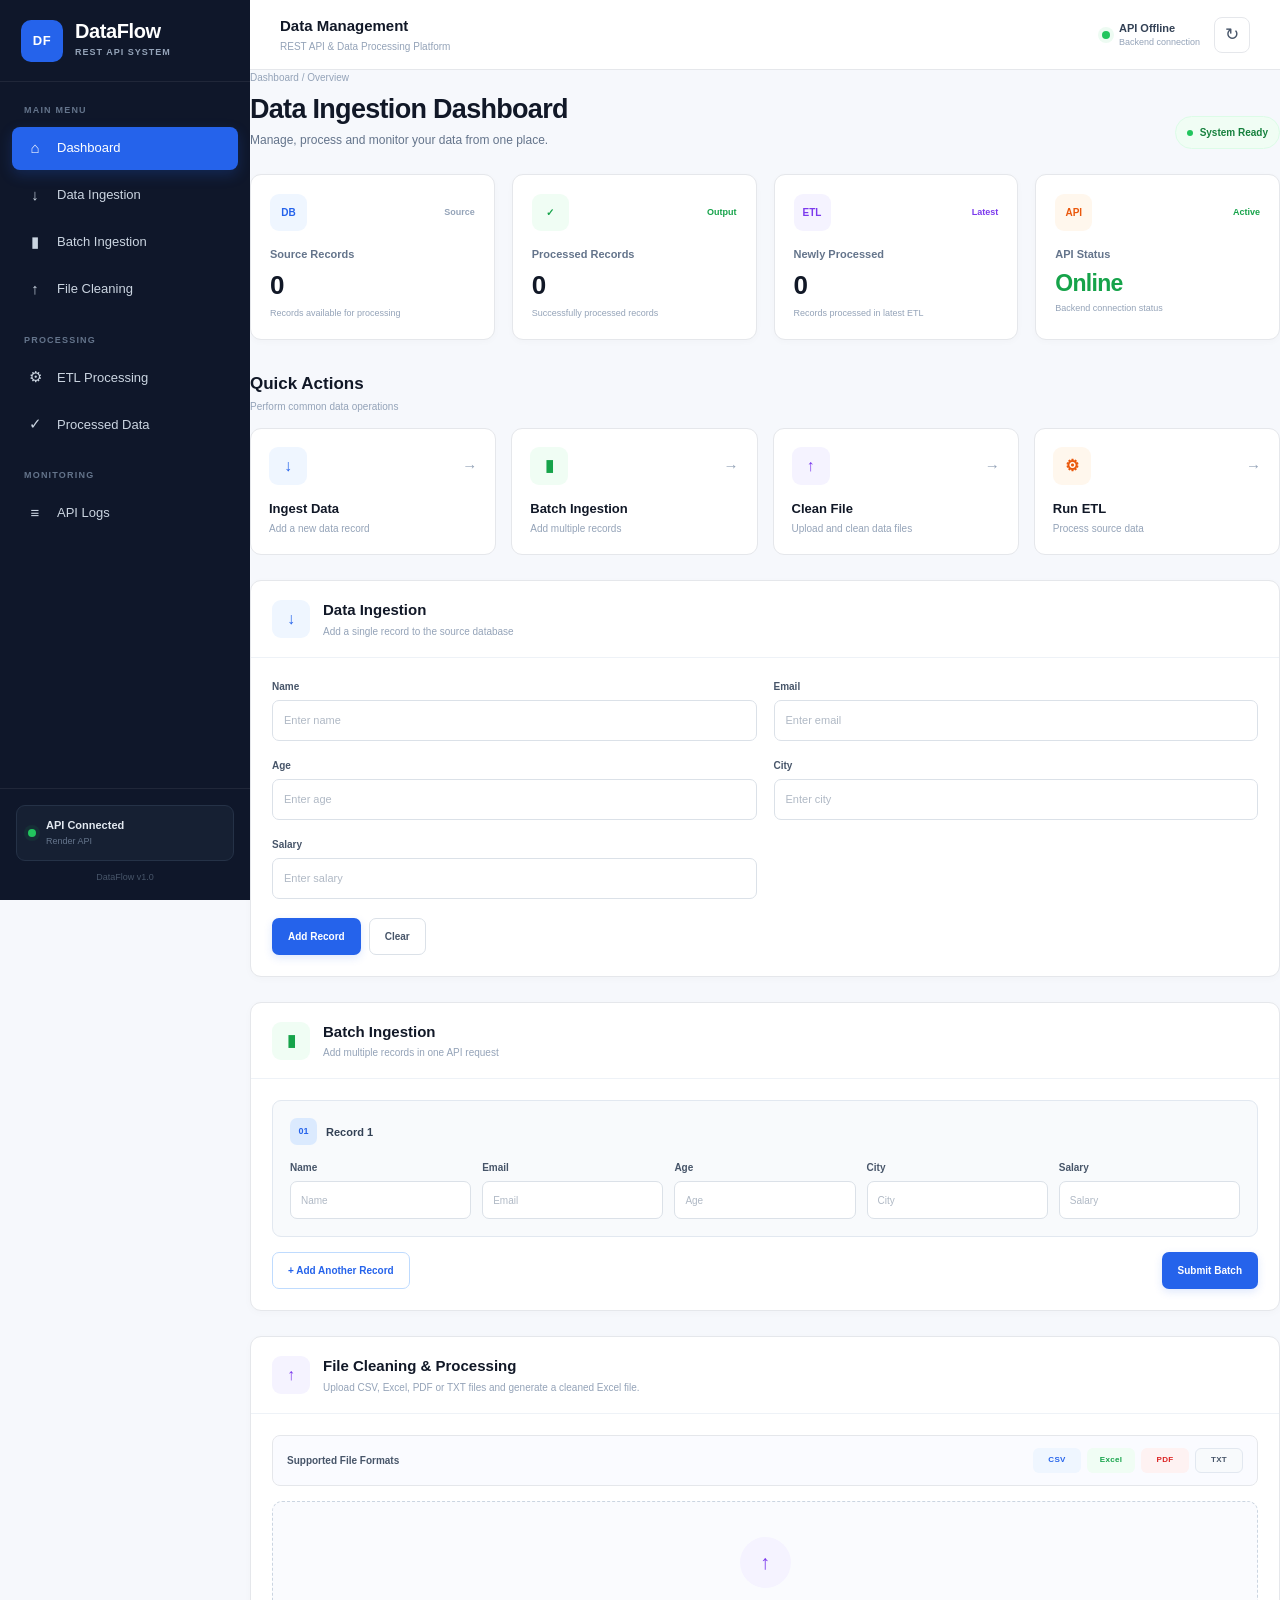
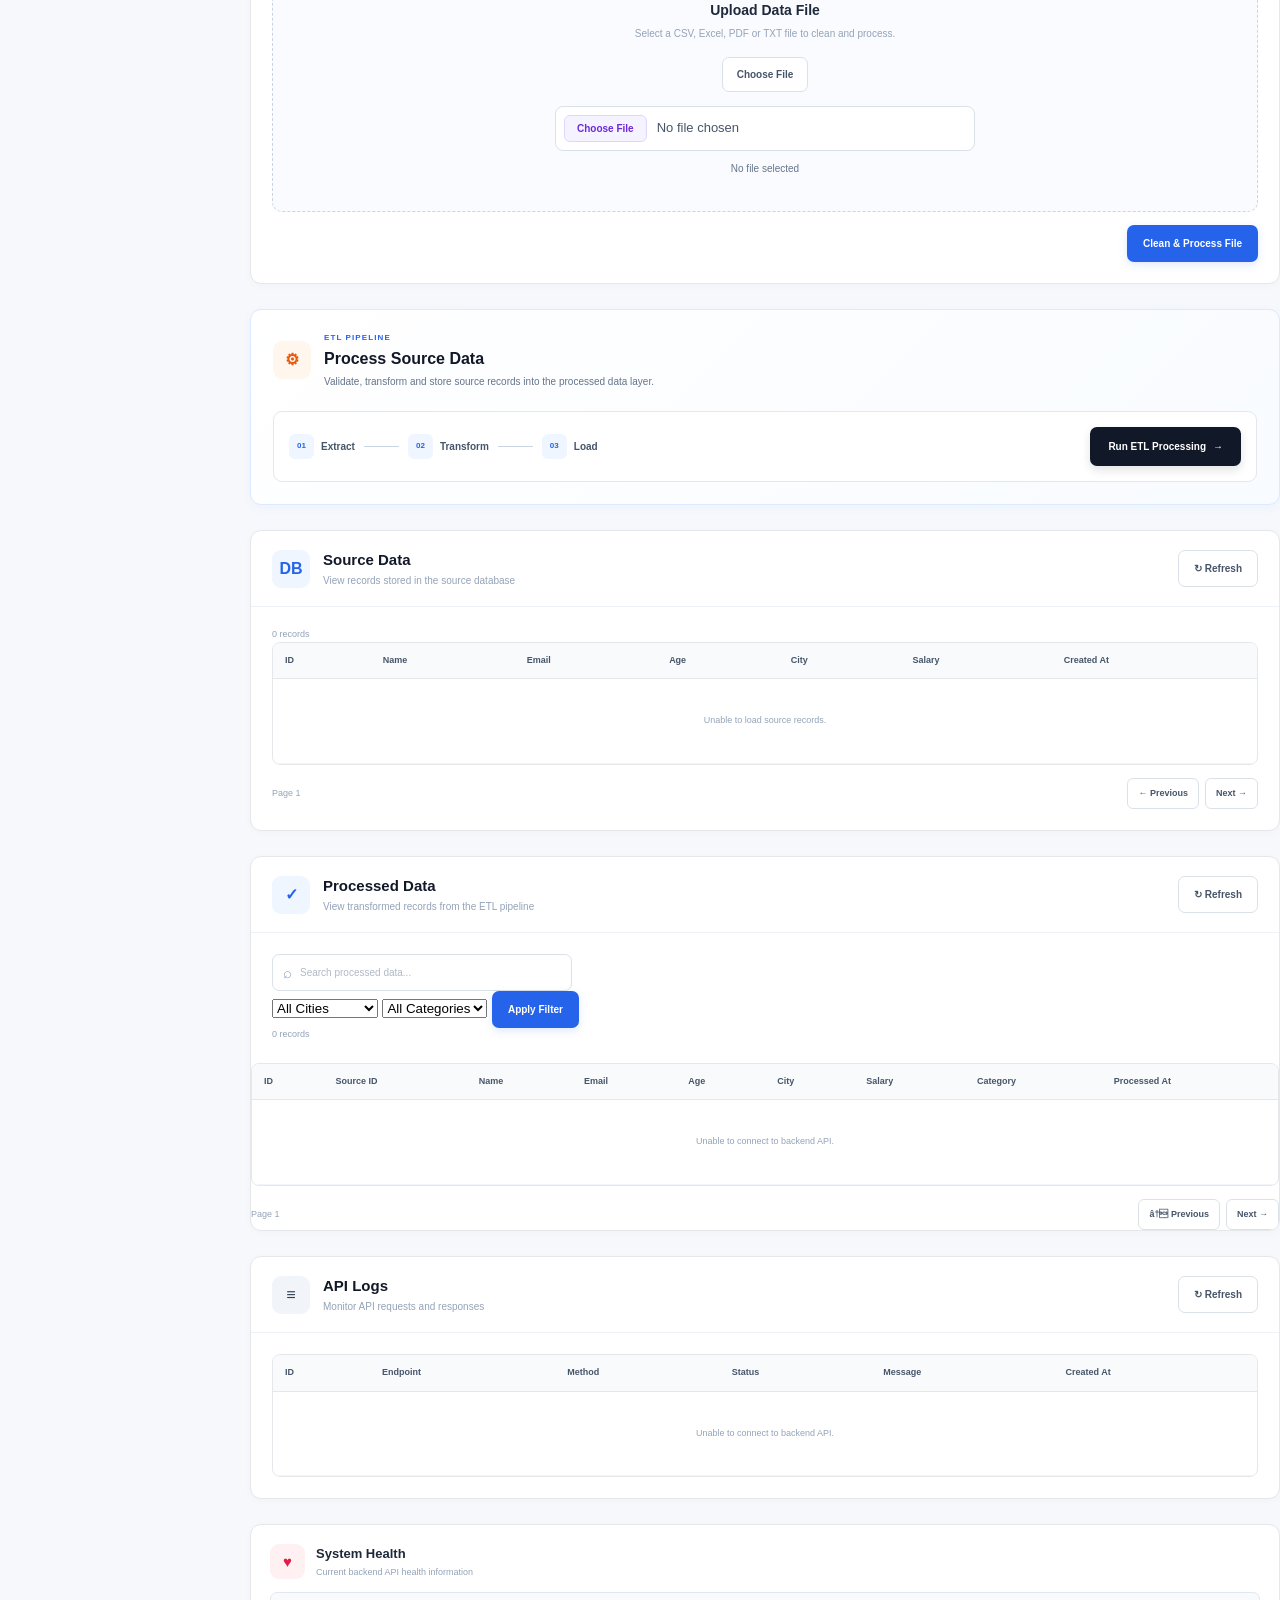
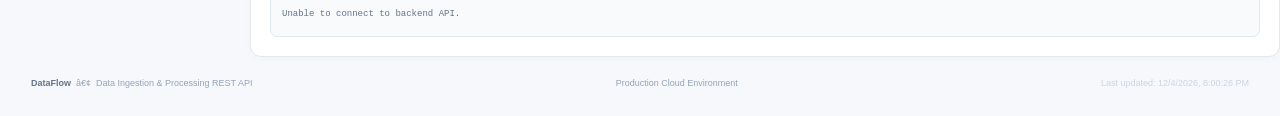
<file: data_ingestion_frontend/index.html>
<!DOCTYPE html>
<html lang="en">
<head>
    <meta charset="UTF-8">
    <meta name="viewport" content="width=device-width, initial-scale=1.0">

    <title>DataFlow | Data Ingestion & Processing</title>

    <link rel="stylesheet" href="css/style.css">
</head>

<body>

<div class="app-layout">

    <!-- =====================================================
         SIDEBAR
         ===================================================== -->

    <aside class="sidebar">

        <div class="sidebar-brand">
            <div class="brand-logo">
                <div class="brand-icon">DF</div>

                <div class="brand-text">
                    <h2>DataFlow</h2>
                    <span>REST API SYSTEM</span>
                </div>
            </div>
        </div>

        <div class="sidebar-menu">

            <div class="menu-label">MAIN MENU</div>

            <a href="#dashboard" class="nav-link active" data-section="dashboard">
                <span class="nav-icon">&#8962;</span>
                <span>Dashboard</span>
            </a>

            <a href="#ingestionSection" class="nav-link" data-section="ingestionSection">
                <span class="nav-icon">&#8595;</span>
                <span>Data Ingestion</span>
            </a>

            <a href="#batchSection" class="nav-link" data-section="batchSection">
                <span class="nav-icon">&#9646;</span>
                <span>Batch Ingestion</span>
            </a>

            <a href="#fileCleaningSection" class="nav-link" data-section="fileCleaningSection">
                <span class="nav-icon">&#8593;</span>
                <span>File Cleaning</span>
            </a>

            <div class="menu-label menu-label-space">PROCESSING</div>

            <a href="#etlSection" class="nav-link" data-section="etlSection">
                <span class="nav-icon">&#9881;</span>
                <span>ETL Processing</span>
            </a>

            <a href="#processedSection" class="nav-link" data-section="processedSection">
                <span class="nav-icon">&#10003;</span>
                <span>Processed Data</span>
            </a>

            <div class="menu-label menu-label-space">MONITORING</div>

            <a href="#logsSection" class="nav-link" data-section="logsSection">
                <span class="nav-icon">&#8801;</span>
                <span>API Logs</span>
            </a>

        </div>

        <div class="sidebar-footer">

            <div class="connection-box">
                <span class="connection-dot"></span>

                <div>
                    <strong>API Connected</strong>
                    <small>Render API</small>
                </div>
            </div>

            <div class="sidebar-version">
                DataFlow v1.0
            </div>

        </div>

    </aside>


    <!-- =====================================================
         MAIN CONTENT
         ===================================================== -->

    <main class="main-content">

        <!-- TOPBAR -->

        <header class="topbar">

            <div class="topbar-left">

                <button class="mobile-menu" type="button">
                    â˜°
                </button>

                <div>
                    <div class="topbar-title">
                        Data Management
                    </div>

                    <div class="topbar-subtitle">
                        REST API & Data Processing Platform
                    </div>
                </div>

            </div>


            <div class="topbar-right">

                <div class="api-live">
                    <span class="live-dot"></span>

                    <div>
                        <strong id="apiStatusText">API Online</strong>
                        <small>Backend connection</small>
                    </div>
                </div>

                <button
                    id="refreshBtn"
                    class="icon-button"
                    type="button"
                    title="Refresh Dashboard">
                    &#8635;
                </button>

            </div>

        </header>


        <!-- PAGE -->



        <!-- =================================================
             DASHBOARD
             ================================================= -->

        <section id="dashboard" class="dashboard-section">

            <div class="welcome-row">

                <div>

                    <div class="breadcrumb">
                        Dashboard / Overview
                    </div>

                    <h1>Data Ingestion Dashboard</h1>

                    <p>
                        Manage, process and monitor your data from one place.
                    </p>

                </div>

                <div class="dashboard-date">
                    <span class="online-indicator"></span>
                    System Ready
                </div>

            </div>


            <!-- KPI CARDS -->

            <div class="stats-grid">

                <div class="stat-card">

                    <div class="stat-card-top">
                        <div class="stat-icon blue">
                            DB
                        </div>

                        <span class="stat-status">
                                Source
                            </span>
                    </div>

                    <div class="stat-label">
                        Source Records
                    </div>

                    <div
                            id="sourceRecordsCount"
                            class="stat-value">
                        0
                    </div>

                    <div class="stat-description">
                        Records available for processing
                    </div>

                </div>


                <div class="stat-card">

                    <div class="stat-card-top">
                        <div class="stat-icon green">
                            &#10003;
                        </div>

                        <span class="stat-status green-text">
                                Output
                            </span>
                    </div>

                    <div class="stat-label">
                        Processed Records
                    </div>

                    <div
                            id="processedRecordsCount"
                            class="stat-value">
                        0
                    </div>

                    <div class="stat-description">
                        Successfully processed records
                    </div>

                </div>


                <div class="stat-card">

                    <div class="stat-card-top">
                        <div class="stat-icon purple">
                            ETL
                        </div>

                        <span class="stat-status purple-text">
                                Latest
                            </span>
                    </div>

                    <div class="stat-label">
                        Newly Processed
                    </div>

                    <div
                            id="newProcessedCount"
                            class="stat-value">
                        0
                    </div>

                    <div class="stat-description">
                        Records processed in latest ETL
                    </div>

                </div>


                <div class="stat-card">

                    <div class="stat-card-top">
                        <div class="stat-icon orange">
                            API
                        </div>

                        <span class="stat-status green-text">
                                Active
                            </span>
                    </div>

                    <div class="stat-label">
                        API Status
                    </div>

                    <div class="stat-value stat-online">
                        Online
                    </div>

                    <div class="stat-description">
                        Backend connection status
                    </div>

                </div>

            </div>


            <!-- QUICK ACTIONS -->

            <div class="section-heading">

                <div>
                    <h2>Quick Actions</h2>
                    <p>Perform common data operations</p>
                </div>

            </div>


            <div class="action-grid">

                <a
                        href="#ingestionSection"
                        class="action-card action-blue">

                    <div class="action-card-header">

                        <div class="action-icon">
                            &#8595;
                        </div>

                        <span class="action-arrow">
                                &#8594;
                            </span>

                    </div>

                    <h3>Ingest Data</h3>

                    <p>
                        Add a new data record
                    </p>

                </a>


                <a
                        href="#batchSection"
                        class="action-card action-green">

                    <div class="action-card-header">

                        <div class="action-icon">
                            &#9646;
                        </div>

                        <span class="action-arrow">
                                &#8594;
                            </span>

                    </div>

                    <h3>Batch Ingestion</h3>

                    <p>
                        Add multiple records
                    </p>

                </a>


                <a
                        href="#fileCleaningSection"
                        class="action-card action-purple">

                    <div class="action-card-header">

                        <div class="action-icon">
                            &#8593;
                        </div>

                        <span class="action-arrow">
                                &#8594;
                            </span>

                    </div>

                    <h3>Clean File</h3>

                    <p>
                        Upload and clean data files
                    </p>

                </a>


                <a
                        href="#etlSection"
                        class="action-card action-orange">

                    <div class="action-card-header">

                        <div class="action-icon">
                            &#9881;
                        </div>

                        <span class="action-arrow">
                                &#8594;
                            </span>

                    </div>

                    <h3>Run ETL</h3>

                    <p>
                        Process source data
                    </p>

                </a>

            </div>

        </section>


        <!-- =================================================
             DATA INGESTION
             ================================================= -->

        <section
                id="ingestionSection"
                class="content-section">

            <div class="section-card">

                <div class="section-header">

                    <div class="section-title-icon blue-bg">
                        &#8595;
                    </div>

                    <div>
                        <h2>Data Ingestion</h2>

                        <p>
                            Add a single record to the source database
                        </p>
                    </div>

                </div>


                <div class="section-body">

                    <form
                            id="ingestionForm"
                            class="modern-form">

                        <div class="form-group">

                            <label for="name">
                                Name
                            </label>

                            <input
                                    type="text"
                                    id="name"
                                    placeholder="Enter name"
                                    required>

                        </div>


                        <div class="form-group">

                            <label for="email">
                                Email
                            </label>

                            <input
                                    type="email"
                                    id="email"
                                    placeholder="Enter email"
                                    required>

                        </div>


                        <div class="form-group">

                            <label for="age">
                                Age
                            </label>

                            <input
                                    type="number"
                                    id="age"
                                    placeholder="Enter age">

                        </div>


                        <div class="form-group">

                            <label for="city">
                                City
                            </label>

                            <input
                                    type="text"
                                    id="city"
                                    placeholder="Enter city">

                        </div>


                        <div class="form-group">

                            <label for="salary">
                                Salary
                            </label>

                            <input
                                    type="number"
                                    id="salary"
                                    placeholder="Enter salary">

                        </div>


                        <div class="form-actions">

                            <button
                                    id="ingestBtn"
                                    type="submit"
                                    class="btn btn-primary">
                                Add Record
                            </button>

                            <button
                                    type="reset"
                                    class="btn btn-light">
                                Clear
                            </button>

                        </div>

                    </form>


                    <div
                            id="ingestionResponse"
                            class="response-box hidden">
                    </div>

                </div>

            </div>

        </section>


        <!-- =================================================
             BATCH INGESTION
             ================================================= -->

        <section
                id="batchSection"
                class="content-section">

            <div class="section-card">

                <div class="section-header">

                    <div class="section-title-icon green-bg">
                        &#9646;
                    </div>

                    <div>
                        <h2>Batch Ingestion</h2>

                        <p>
                            Add multiple records in one API request
                        </p>

                    </div>

                </div>


                <div class="section-body">

                    <div id="batchRecords">

                        <div class="batch-record">

                            <div class="batch-record-top">

                                <div class="record-number">

                                    <span>01</span>

                                    <strong>
                                        Record 1
                                    </strong>

                                </div>

                            </div>


                            <div class="batch-fields">

                                <div class="form-group">

                                    <label>
                                        Name
                                    </label>

                                    <input
                                            type="text"
                                            class="batch-name"
                                            placeholder="Name">

                                </div>


                                <div class="form-group">

                                    <label>
                                        Email
                                    </label>

                                    <input
                                            type="email"
                                            class="batch-email"
                                            placeholder="Email">

                                </div>


                                <div class="form-group">

                                    <label>
                                        Age
                                    </label>

                                    <input
                                            type="number"
                                            class="batch-age"
                                            placeholder="Age">

                                </div>


                                <div class="form-group">

                                    <label>
                                        City
                                    </label>

                                    <input
                                            type="text"
                                            class="batch-city"
                                            placeholder="City">

                                </div>


                                <div class="form-group">

                                    <label>
                                        Salary
                                    </label>

                                    <input
                                            type="number"
                                            class="batch-salary"
                                            placeholder="Salary">

                                </div>

                            </div>

                        </div>

                    </div>


                    <div class="batch-bottom-actions">

                        <button
                                id="addBatchBtn"
                                type="button"
                                class="btn btn-outline">
                            + Add Another Record
                        </button>


                        <button
                                id="batchIngestBtn"
                                type="button"
                                class="btn btn-primary">
                            Submit Batch
                        </button>

                    </div>


                    <div
                            id="batchResponse"
                            class="response-box hidden">
                    </div>

                </div>

            </div>

        </section>


        <!-- =================================================
             FILE CLEANING
             ================================================= -->

        <section
                id="fileCleaningSection"
                class="content-section">

            <div class="section-card">

                <div class="section-header">

                    <div class="section-title-icon purple-bg">
                        &#8593;
                    </div>

                    <div>

                        <h2>
                            File Cleaning & Processing
                        </h2>

                        <p>
                            Upload CSV, Excel, PDF or TXT files and generate
                            a cleaned Excel file.
                        </p>

                    </div>

                </div>


                <div class="section-body">


                    <!-- SUPPORTED FILE TYPES -->

                    <div class="supported-file-box">

                        <div class="supported-file-title">
                            Supported File Formats
                        </div>

                        <div class="supported-file-list">

                                <span class="file-type-badge csv-badge">
                                    CSV
                                </span>

                            <span class="file-type-badge excel-badge">
                                    Excel
                                </span>

                            <span class="file-type-badge pdf-badge">
                                    PDF
                                </span>

                            <span class="file-type-badge txt-badge">
                                    TXT
                                </span>

                        </div>

                    </div>


                    <!-- UPLOAD AREA -->

                    <div class="upload-area">

                        <div class="upload-circle">
                            &#8593;
                        </div>

                        <h3>
                            Upload Data File
                        </h3>

                        <p>
                            Select a CSV, Excel, PDF or TXT file to clean
                            and process.
                        </p>


                        <!--
                            IMPORTANT:
                            Using a label connected directly to the
                            file input. This opens the browser's native
                            file picker without JavaScript click().
                        -->

                        <label
                                for="cleanFile"
                                class="file-select-btn">
                            Choose File
                        </label>


                        <input
                                type="file"
                                id="cleanFile"
                                name="cleanFile"
                                accept=".csv,.xlsx,.xls,.pdf,.txt"
                                style="
                                    display: block;
                                    width: 100%;
                                    max-width: 420px;
                                    margin: 14px auto 0;
                                    padding: 8px;
                                    box-sizing: border-box;
                                    border: 1px solid #dbe1e8;
                                    border-radius: 8px;
                                    background: #ffffff;
                                    color: #475569;
                                    font-family: inherit;
                                    font-size: 13px;
                                    cursor: pointer;
                                ">


                        <div
                                id="selectedCleanFileName"
                                class="selected-file">
                            No file selected
                        </div>

                    </div>


                    <!-- UPLOAD ACTION -->

                    <div class="upload-actions">

                        <button
                                id="cleanFileBtn"
                                type="button"
                                class="btn btn-primary">
                            Clean & Process File
                        </button>

                    </div>


                    <!-- CLEANING STATUS -->

                    <div
                            id="cleanFileResponse"
                            class="response-box hidden">
                    </div>


                    <!-- CLEANING REPORT -->

                    <div
                            id="cleaningReport"
                            class="cleaning-report hidden">

                        <div class="cleaning-report-header">

                            <div>

                                <h3>
                                    Cleaning Report
                                </h3>

                                <p>
                                    Data quality results
                                </p>

                            </div>

                            <div
                                    id="cleanedFileType"
                                    class="file-type-result">
                            </div>

                        </div>


                        <div class="cleaning-stats-grid">

                            <div class="cleaning-stat">

                                    <span>
                                        Original Rows
                                    </span>

                                <strong id="originalRows">
                                    0
                                </strong>

                            </div>


                            <div class="cleaning-stat">

                                    <span>
                                        Final Rows
                                    </span>

                                <strong id="finalRows">
                                    0
                                </strong>

                            </div>


                            <div class="cleaning-stat">

                                    <span>
                                        Rows Removed
                                    </span>

                                <strong id="rowsRemoved">
                                    0
                                </strong>

                            </div>


                            <div class="cleaning-stat">

                                    <span>
                                        Duplicate Rows
                                    </span>

                                <strong id="duplicateRowsRemoved">
                                    0
                                </strong>

                            </div>


                            <div class="cleaning-stat">

                                    <span>
                                        Invalid Emails
                                    </span>

                                <strong id="invalidEmailsFound">
                                    0
                                </strong>

                            </div>


                            <div class="cleaning-stat">

                                    <span>
                                        Missing Values
                                    </span>

                                <strong id="missingValuesRemaining">
                                    0
                                </strong>

                            </div>

                        </div>
<!-- CLEANED DATA PREVIEW -->

<div class="cleaned-preview-area">

    <div class="cleaned-preview-header">
        <div>
            <h3>Cleaned Data Preview</h3>
            <p>Final cleaned records</p>
        </div>

        <span id="cleanedPreviewCount">
            0 records
        </span>
    </div>

    <div class="table-wrapper">

        <table class="data-table">

            <thead>
                <tr>
                    <th>ID</th>
                    <th>Name</th>
                    <th>Email</th>
                    <th>Age</th>
                    <th>City</th>
                    <th>Salary</th>
                </tr>
            </thead>

            <tbody id="cleanedPreviewTableBody">

                <tr>
                    <td colspan="6" class="empty-table">
                        Clean a file to view cleaned data.
                    </td>
                </tr>

            </tbody>

        </table>

    </div>

</div>


                        <!-- DOWNLOAD -->

                        <div class="cleaned-download-area">

                            <div class="download-file-info">

                                <div class="download-icon">
                                    &#8595;
                                </div>

                                <div>

                                    <strong id="cleanedFileName">
                                        Cleaned file
                                    </strong>

                                    <span>
                                            Cleaned Excel file generated successfully
                                        </span>

                                </div>

                            </div>


                            <button
                                    id="downloadCleanedBtn"
                                    type="button"
                                    class="btn btn-success">
                                Download Cleaned File
                            </button>

                        </div>

                    </div>

                </div>

            </div>

        </section>


        <!-- =================================================
             ETL PROCESSING
             ================================================= -->

        <section
                id="etlSection"
                class="content-section">

            <div class="etl-panel">

                <div class="etl-header">

                    <div class="section-title-icon orange-bg">
                        &#9881;
                    </div>

                    <div>

                        <div class="eyebrow">
                            ETL PIPELINE
                        </div>

                        <h2>
                            Process Source Data
                        </h2>

                        <p>
                            Validate, transform and store source records
                            into the processed data layer.
                        </p>

                    </div>

                </div>


                <div class="etl-action-area">

                    <div class="etl-info">

                        <div class="etl-step">
                            <span>01</span>
                            Extract
                        </div>

                        <div class="etl-line"></div>

                        <div class="etl-step">
                            <span>02</span>
                            Transform
                        </div>

                        <div class="etl-line"></div>

                        <div class="etl-step">
                            <span>03</span>
                            Load
                        </div>

                    </div>


                    <button
                            id="processEtlBtn"
                            type="button"
                            class="btn btn-etl">
                        Run ETL Processing
                        <span>&#8594;</span>
                    </button>

                </div>


                <div
                        id="etlResult"
                        class="response-box hidden">
                </div>


                <div
                        id="etlSummary"
                        class="etl-summary-card hidden">

                    <div class="etl-summary-item">

                            <span>
                                Source Records
                            </span>

                        <strong id="etlSourceRecords">
                            0
                        </strong>

                    </div>


                    <div class="etl-summary-item">

                            <span>
                                Newly Processed
                            </span>

                        <strong id="etlProcessedInserted">
                            0
                        </strong>

                    </div>


                    <div class="etl-summary-item">

                            <span>
                                Already Processed
                            </span>

                        <strong id="etlAlreadyProcessed">
                            0
                        </strong>

                    </div>

                </div>

            </div>

        </section>


        <!-- =================================================
             PROCESSED DATA
             ================================================= -->

        <!-- =================================================
 SOURCE DATA
 ================================================= -->

        <section id="sourceSection" class="content-section">

            <div class="section-card">

                <div class="section-header section-header-with-action">

                    <div class="section-header-left">

                        <div class="section-title-icon blue-bg">
                            DB
                        </div>

                        <div>
                            <h2>Source Data</h2>
                            <p>View records stored in the source database</p>
                        </div>

                    </div>

                    <button
                            id="refreshSourceBtn"
                            type="button"
                            class="btn btn-light">
                        &#8635; Refresh
                    </button>

                </div>

                <div class="section-body">

                    <div
                            id="sourceDataCount"
                            class="table-count">
                        0 records
                    </div>

                    <div class="table-container">

                        <table
                                class="data-table"
                                id="sourceTable">

                            <thead>
                            <tr>
                                <th>ID</th>
                                <th>Name</th>
                                <th>Email</th>
                                <th>Age</th>
                                <th>City</th>
                                <th>Salary</th>
                                <th>Created At</th>
                            </tr>
                            </thead>

                            <tbody id="sourceTableBody">

                            <tr>
                                <td colspan="7" class="empty-table">
                                    Loading source records...
                                </td>
                            </tr>

                            </tbody>

                        </table>

                    </div>

                    <div class="pagination">

                        <div
                                id="sourcePageInfo"
                                class="pagination-info">
                            Page 1
                        </div>

                        <div class="pagination-buttons">

                            <button
                                    id="sourcePrevBtn"
                                    type="button"
                                    class="page-btn">
                                &#8592; Previous
                            </button>

                            <button
                                    id="sourceNextBtn"
                                    type="button"
                                    class="page-btn">
                                Next &#8594;
                            </button>

                        </div>

                    </div>

                </div>

            </div>

        </section>

        <section
                id="processedSection"
                class="content-section">

            <div class="section-card">

                <div class="section-header section-header-with-action">

                    <div class="section-header-left">

                        <div class="section-title-icon blue-bg">
                            &#10003;
                        </div>

                        <div>

                            <h2>
                                Processed Data
                            </h2>

                            <p>
                                View transformed records from the ETL pipeline
                            </p>

                        </div>

                    </div>


                    <button
                            id="refreshProcessedBtn"
                            type="button"
                            class="btn btn-light">
                        &#8635; Refresh
                    </button>

                </div>


                <div class="section-body">
                    <div class="table-search">

                        <span>&#8981;</span>

                        <input
                                type="text"
                                id="processedSearch"
                                placeholder="Search processed data...">

                    </div>

                    <div class="processed-filters">

                        <select id="processedCityFilter">
                            <option value="">All Cities</option>
                            <option value="Noida">Noida</option>
                            <option value="Delhi">Delhi</option>
                            <option value="Greater Noida">Greater Noida</option>
                            <option value="Mumbai">Mumbai</option>
                        </select>

                        <select id="processedCategoryFilter">
                            <option value="">All Categories</option>
                            <option value="High">High</option>
                            <option value="Medium">Medium</option>
                            <option value="Low">Low</option>
                        </select>

                        <button
                                id="processedFilterBtn"
                                type="button"
                                class="btn btn-primary">
                            Apply Filter
                        </button>

                    </div>




                    <div
                            id="processedDataCount"
                            class="table-count">
                        0 records
                    </div>

                </div>


                <div class="table-container">

                    <table
                            class="data-table"
                            id="processedTable">

                        <thead>

                        <tr>

                            <th>ID</th>
                            <th>Source ID</th>
                            <th>Name</th>
                            <th>Email</th>
                            <th>Age</th>
                            <th>City</th>
                            <th>Salary</th>
                            <th>Category</th>
                            <th>Processed At</th>

                        </tr>

                        </thead>


                        <tbody id="processedTableBody">

                        <tr>

                            <td
                                    colspan="9"
                                    class="empty-table">
                                No processed records found.
                            </td>

                        </tr>

                        </tbody>

                    </table>

                </div>


                <div class="pagination">

                    <div
                            id="processedPageInfo"
                            class="pagination-info">
                        Page 1
                    </div>


                    <div class="pagination-buttons">

                        <button
                                id="processedPrevBtn"
                                type="button"
                                class="page-btn">
                            â† Previous
                        </button>

                        <button
                                id="processedNextBtn"
                                type="button"
                                class="page-btn">
                            Next &#8594;
                        </button>

                    </div>

                </div>

            </div>


    


            <!-- =================================================
                 API LOGS
                 ================================================= -->

            <section
                id="logsSection"
                class="content-section">

                <div class="section-card">

                    <div class="section-header section-header-with-action">

                        <div class="section-header-left">

                            <div class="section-title-icon dark-bg">
                                &#8801;
                            </div>

                            <div>

                                <h2>
                                    API Logs
                                </h2>

                                <p>
                                    Monitor API requests and responses
                                </p>

                            </div>

                        </div>


                        <button
                            id="refreshLogsBtn"
                            type="button"
                            class="btn btn-light">
                            &#8635; Refresh
                        </button>

                    </div>


                    <div class="section-body">

                        <div class="logs-container">

                            <table
                                class="logs-table"
                                id="logsTable">

                                <thead>

                                <tr>

                                    <th>ID</th>
                                    <th>Endpoint</th>
                                    <th>Method</th>
                                    <th>Status</th>
                                    <th>Message</th>
                                    <th>Created At</th>

                                </tr>

                                </thead>


                                <tbody id="logsTableBody">

                                <tr>

                                    <td
                                        colspan="6"
                                        class="empty-table">
                                        Loading API logs...
                                    </td>

                                </tr>

                                </tbody>

                            </table>

                        </div>

                    </div>

                </div>

            </section>


            <!-- =================================================
                 SYSTEM HEALTH
                 ================================================= -->

            <section class="health-section">

                <div class="health-card">

                    <div class="health-header">

                        <div class="health-icon">
                            &#9829;
                        </div>

                        <div>

                            <h3>
                                System Health
                            </h3>

                            <p>
                                Current backend API health information
                            </p>

                        </div>

                    </div>


                    <div
                        id="healthResult"
                        class="health-result">
                        Checking API health...
                    </div>

                </div>

            </section>


        </div>


        <!-- FOOTER -->

        <footer class="footer">

            <div>
                <strong>DataFlow</strong>
                &nbsp;â€¢&nbsp;
                Data Ingestion & Processing REST API
            </div>

            <span>
                Production Cloud Environment
            </span>

            <div
                id="lastUpdated"
                class="last-updated">
            </div>

        </footer>

    </main>

</div>


<script src="js/app.js?v=20260920_fix4"></script>

</body>
</html>
</file>
<file: data_ingestion_frontend/css/style.css>
* {
    margin: 0;
    padding: 0;
    box-sizing: border-box;
}

:root {
    --primary: #2563eb;
    --primary-dark: #1d4ed8;
    --sidebar: #0f172a;
    --sidebar-light: #1e293b;
    --text: #172033;
    --muted: #64748b;
    --border: #e5e7eb;
    --background: #f6f8fc;
    --white: #ffffff;
    --green: #16a34a;
    --purple: #7c3aed;
    --orange: #ea580c;
    --red: #dc2626;
}

html {
    scroll-behavior: smooth;
}

body {
    font-family: "Segoe UI", Inter, Arial, sans-serif;
    background: var(--background);
    color: var(--text);
    line-height: 1.5;
}

/* =====================================================
   APP LAYOUT
   ===================================================== */

.app-layout {
    min-height: 100vh;
    display: flex;
}

/* =====================================================
   SIDEBAR
   ===================================================== */

.sidebar {
    width: 250px;
    min-height: 100vh;
    position: fixed;
    left: 0;
    top: 0;
    bottom: 0;
    z-index: 1000;

    display: flex;
    flex-direction: column;

    background: var(--sidebar);
    color: #fff;
}

.sidebar-brand {
    height: 82px;
    display: flex;
    align-items: center;
    padding: 0 21px;

    border-bottom: 1px solid rgba(255, 255, 255, 0.07);
}

.brand-logo {
    display: flex;
    align-items: center;
    gap: 12px;
}

.brand-icon {
    width: 42px;
    height: 42px;

    display: flex;
    align-items: center;
    justify-content: center;

    border-radius: 10px;
    background: var(--primary);

    font-size: 13px;
    font-weight: 800;
    letter-spacing: .5px;
}

.brand-text h2 {
    font-size: 20px;
    line-height: 1;
    letter-spacing: -.4px;
}

.brand-text span {
    display: block;
    margin-top: 5px;

    color: #94a3b8;
    font-size: 9px;
    font-weight: 600;
    letter-spacing: 1px;
}

.sidebar-menu {
    flex: 1;
    padding: 22px 12px;
    overflow-y: auto;
}

.menu-label {
    padding: 0 12px 9px;

    color: #64748b;
    font-size: 9px;
    font-weight: 700;
    letter-spacing: 1.2px;
}

.menu-label-space {
    margin-top: 23px;
}

.nav-link {
    height: 43px;

    display: flex;
    align-items: center;
    gap: 12px;

    margin-bottom: 4px;
    padding: 0 13px;

    border-radius: 8px;

    color: #cbd5e1;
    text-decoration: none;

    font-size: 13px;
    font-weight: 500;

    transition: .2s ease;
}

.nav-link:hover {
    background: var(--sidebar-light);
    color: #fff;
}

.nav-link.active {
    background: var(--primary);
    color: #fff;
    box-shadow: 0 5px 14px rgba(37, 99, 235, .22);
}

.nav-icon {
    width: 20px;
    text-align: center;
    font-size: 15px;
}

.sidebar-footer {
    padding: 16px;
    border-top: 1px solid rgba(255, 255, 255, .07);
}

.connection-box {
    display: flex;
    align-items: center;
    gap: 10px;

    padding: 11px;

    background: #162033;
    border: 1px solid #253247;
    border-radius: 9px;
}

.connection-dot {
    width: 8px;
    height: 8px;
    border-radius: 50%;
    background: #22c55e;
    box-shadow: 0 0 0 4px rgba(34, 197, 94, .08);
}

.connection-box strong {
    display: block;
    font-size: 11px;
    color: #e2e8f0;
}

.connection-box small {
    display: block;
    margin-top: 2px;
    color: #64748b;
    font-size: 9px;
}

.sidebar-version {
    margin-top: 10px;
    text-align: center;
    color: #475569;
    font-size: 9px;
}

/* =====================================================
   MAIN
   ===================================================== */

.main-content {
    width: calc(100% - 250px);
    margin-left: 250px;
    min-height: 100vh;
}

/* =====================================================
   TOPBAR
   ===================================================== */

.topbar {
    height: 70px;

    position: sticky;
    top: 0;
    z-index: 900;

    display: flex;
    align-items: center;
    justify-content: space-between;

    padding: 0 30px;

    background: rgba(255,255,255,.96);
    border-bottom: 1px solid var(--border);
    backdrop-filter: blur(8px);
}

.topbar-left {
    display: flex;
    align-items: center;
    gap: 12px;
}

.topbar-title {
    color: #111827;
    font-size: 15px;
    font-weight: 700;
}

.topbar-subtitle {
    margin-top: 2px;
    color: #94a3b8;
    font-size: 10px;
}

.topbar-right {
    display: flex;
    align-items: center;
    gap: 14px;
}

.api-live {
    display: flex;
    align-items: center;
    gap: 9px;
}

.live-dot {
    width: 8px;
    height: 8px;
    border-radius: 50%;
    background: #22c55e;
    box-shadow: 0 0 0 4px rgba(34,197,94,.08);
}

.api-live strong {
    display: block;
    color: #334155;
    font-size: 11px;
}

.api-live small {
    display: block;
    color: #94a3b8;
    font-size: 9px;
}

.icon-button {
    width: 36px;
    height: 36px;

    border: 1px solid var(--border);
    border-radius: 8px;

    background: #fff;
    color: #475569;

    cursor: pointer;
    font-size: 17px;

    transition: .2s ease;
}

.icon-button:hover {
    color: var(--primary);
    border-color: #bfdbfe;
    background: #eff6ff;
}

.mobile-menu {
    display: none;
}

/* =====================================================
   PAGE
   ===================================================== */

.page-content {
    max-width: 1500px;
    margin: auto;
    padding: 31px;
}

.welcome-row {
    display: flex;
    align-items: flex-end;
    justify-content: space-between;

    margin-bottom: 25px;
}

.breadcrumb {
    margin-bottom: 8px;
    color: #94a3b8;
    font-size: 10px;
    font-weight: 500;
}

.welcome-row h1 {
    color: #111827;
    font-size: 27px;
    line-height: 1.2;
    letter-spacing: -.7px;
}

.welcome-row p {
    margin-top: 6px;
    color: var(--muted);
    font-size: 12px;
}

.dashboard-date {
    display: flex;
    align-items: center;
    gap: 7px;

    padding: 8px 11px;

    background: #f0fdf4;
    border: 1px solid #dcfce7;
    border-radius: 20px;

    color: #15803d;
    font-size: 10px;
    font-weight: 600;
}

.online-indicator {
    width: 6px;
    height: 6px;
    border-radius: 50%;
    background: #22c55e;
}

/* =====================================================
   STATS
   ===================================================== */

.stats-grid {
    display: grid;
    grid-template-columns: repeat(4, 1fr);
    gap: 17px;
}

.stat-card {
    padding: 19px;

    background: #fff;
    border: 1px solid var(--border);
    border-radius: 11px;

    box-shadow: 0 2px 7px rgba(15,23,42,.025);

    transition: .2s ease;
}

.stat-card:hover {
    transform: translateY(-2px);
    box-shadow: 0 8px 22px rgba(15,23,42,.06);
}

.stat-card-top {
    display: flex;
    align-items: center;
    justify-content: space-between;
}

.stat-icon {
    width: 37px;
    height: 37px;

    display: flex;
    align-items: center;
    justify-content: center;

    border-radius: 9px;

    font-size: 10px;
    font-weight: 800;
}

.stat-icon.blue {
    background: #eff6ff;
    color: #2563eb;
}

.stat-icon.green {
    background: #f0fdf4;
    color: #16a34a;
}

.stat-icon.purple {
    background: #f5f3ff;
    color: #7c3aed;
}

.stat-icon.orange {
    background: #fff7ed;
    color: #ea580c;
}

.stat-status {
    color: #94a3b8;
    font-size: 9px;
    font-weight: 600;
}

.green-text {
    color: #16a34a !important;
}

.purple-text {
    color: #7c3aed !important;
}

.stat-label {
    margin-top: 15px;
    color: #64748b;
    font-size: 11px;
    font-weight: 600;
}

.stat-value {
    margin-top: 3px;
    color: #111827;
    font-size: 26px;
    font-weight: 750;
    letter-spacing: -.7px;
}

.stat-online {
    color: #16a34a;
    font-size: 23px;
}

.stat-description {
    margin-top: 2px;
    color: #94a3b8;
    font-size: 9px;
}

/* =====================================================
   HEADINGS
   ===================================================== */

.section-heading {
    display: flex;
    align-items: center;
    justify-content: space-between;

    margin: 31px 0 14px;
}

.section-heading h2 {
    color: #111827;
    font-size: 17px;
}

.section-heading p {
    margin-top: 2px;
    color: #94a3b8;
    font-size: 10px;
}

/* =====================================================
   QUICK ACTIONS
   ===================================================== */

.action-grid {
    display: grid;
    grid-template-columns: repeat(4, 1fr);
    gap: 15px;
}

.action-card {
    padding: 18px;

    background: #fff;
    border: 1px solid var(--border);
    border-radius: 11px;

    text-decoration: none;
    color: inherit;

    transition: .2s ease;
}

.action-card:hover {
    transform: translateY(-3px);
    box-shadow: 0 9px 25px rgba(15,23,42,.07);
}

.action-blue:hover {
    border-color: #bfdbfe;
}

.action-green:hover {
    border-color: #bbf7d0;
}

.action-purple:hover {
    border-color: #ddd6fe;
}

.action-orange:hover {
    border-color: #fed7aa;
}

.action-card-header {
    display: flex;
    align-items: center;
    justify-content: space-between;
}

.action-icon {
    width: 38px;
    height: 38px;

    display: flex;
    align-items: center;
    justify-content: center;

    border-radius: 9px;

    background: #eff6ff;
    color: var(--primary);

    font-size: 16px;
    font-weight: 700;
}

.action-green .action-icon {
    background: #f0fdf4;
    color: var(--green);
}

.action-purple .action-icon {
    background: #f5f3ff;
    color: var(--purple);
}

.action-orange .action-icon {
    background: #fff7ed;
    color: var(--orange);
}

.action-arrow {
    color: #94a3b8;
    font-size: 15px;
    transition: .2s;
}

.action-card:hover .action-arrow {
    color: var(--primary);
    transform: translateX(3px);
}

.action-card h3 {
    margin-top: 14px;
    color: #111827;
    font-size: 13px;
}

.action-card p {
    margin-top: 3px;
    color: #94a3b8;
    font-size: 10px;
}

/* =====================================================
   SECTIONS
   ===================================================== */

.content-section {
    margin-top: 25px;
    scroll-margin-top: 90px;
}

.section-card {
    overflow: hidden;

    background: #fff;
    border: 1px solid var(--border);
    border-radius: 11px;

    box-shadow: 0 2px 8px rgba(15,23,42,.025);
}

.section-header {
    display: flex;
    align-items: center;
    gap: 13px;

    padding: 18px 21px;

    border-bottom: 1px solid #eef2f7;
}

.section-header-with-action {
    justify-content: space-between;
}

.section-header-left {
    display: flex;
    align-items: center;
    gap: 13px;
}

.section-title-icon {
    width: 38px;
    height: 38px;

    display: flex;
    align-items: center;
    justify-content: center;

    border-radius: 9px;

    font-size: 16px;
    font-weight: 700;
}

.blue-bg {
    background: #eff6ff;
    color: #2563eb;
}

.green-bg {
    background: #f0fdf4;
    color: #16a34a;
}

.purple-bg {
    background: #f5f3ff;
    color: #7c3aed;
}

.orange-bg {
    background: #fff7ed;
    color: #ea580c;
}

.dark-bg {
    background: #f1f5f9;
    color: #334155;
}

.section-header h2 {
    color: #111827;
    font-size: 15px;
}

.section-header p {
    margin-top: 2px;
    color: #94a3b8;
    font-size: 10px;
}

.section-body {
    padding: 21px;
}

/* =====================================================
   FORM
   ===================================================== */

.modern-form {
    display: grid;
    grid-template-columns: repeat(2, 1fr);
    gap: 17px;
}

.form-group {
    display: flex;
    flex-direction: column;
}

.form-group label {
    margin-bottom: 6px;
    color: #475569;
    font-size: 10px;
    font-weight: 700;
}

.form-group input {
    width: 100%;
    height: 41px;

    padding: 0 11px;

    border: 1px solid #dbe1e8;
    border-radius: 7px;

    outline: none;

    color: #1e293b;
    background: #fff;

    font-family: inherit;
    font-size: 11px;

    transition: .2s;
}

.form-group input::placeholder {
    color: #b0b9c5;
}

.form-group input:focus {
    border-color: #93c5fd;
    box-shadow: 0 0 0 3px rgba(37,99,235,.07);
}

.form-actions {
    grid-column: 1 / -1;

    display: flex;
    gap: 8px;

    margin-top: 2px;
}

/* =====================================================
   BUTTONS
   ===================================================== */

.btn {
    min-height: 37px;

    display: inline-flex;
    align-items: center;
    justify-content: center;
    gap: 7px;

    padding: 0 15px;

    border: 1px solid transparent;
    border-radius: 7px;

    font-family: inherit;
    font-size: 10px;
    font-weight: 700;

    cursor: pointer;

    transition: .2s ease;
}

.btn-primary {
    background: var(--primary);
    color: #fff;
    box-shadow: 0 3px 8px rgba(37,99,235,.15);
}

.btn-primary:hover {
    background: var(--primary-dark);
    transform: translateY(-1px);
}

.btn-light {
    background: #fff;
    color: #475569;
    border-color: #dbe1e8;
}

.btn-light:hover {
    background: #f8fafc;
    border-color: #cbd5e1;
}

.btn-outline {
    background: #fff;
    color: var(--primary);
    border-color: #bfdbfe;
}

.btn-outline:hover {
    background: #eff6ff;
}

button:disabled {
    opacity: .55;
    cursor: not-allowed;
}

/* =====================================================
   RESPONSE
   ===================================================== */

.response-box {
    margin-top: 16px;

    padding: 12px 14px;

    border: 1px solid #e2e8f0;
    border-radius: 7px;

    background: #f8fafc;
    color: #475569;

    font-family: Consolas, monospace;
    font-size: 10px;

    white-space: pre-wrap;
    word-break: break-word;
}

.response-box.success {
    background: #f0fdf4;
    border-color: #bbf7d0;
    color: #166534;
}

.response-box.error {
    background: #fef2f2;
    border-color: #fecaca;
    color: #991b1b;
}

.hidden {
    display: none !important;
}

/* =====================================================
   BATCH
   ===================================================== */

.batch-record {
    padding: 17px;

    background: #f8fafc;
    border: 1px solid #e2e8f0;
    border-radius: 9px;
}

.batch-record-top {
    margin-bottom: 15px;
}

.record-number {
    display: flex;
    align-items: center;
    gap: 9px;
}

.record-number span {
    width: 27px;
    height: 27px;

    display: flex;
    align-items: center;
    justify-content: center;

    border-radius: 7px;

    background: #dbeafe;
    color: #2563eb;

    font-size: 9px;
    font-weight: 800;
}

.record-number strong {
    color: #334155;
    font-size: 11px;
}

.batch-fields {
    display: grid;
    grid-template-columns: repeat(5, 1fr);
    gap: 11px;
}

.batch-fields input {
    width: 100%;
    height: 38px;

    padding: 0 10px;

    border: 1px solid #dbe1e8;
    border-radius: 7px;

    outline: none;

    font-family: inherit;
    font-size: 10px;
}

.batch-fields input:focus {
    border-color: #93c5fd;
}

.batch-bottom-actions {
    display: flex;
    justify-content: space-between;
    gap: 10px;

    margin-top: 15px;
}

/* =====================================================
   FILE CLEANING / UPLOAD
   ===================================================== */

.supported-file-box {
    display: flex;
    align-items: center;
    justify-content: space-between;

    margin-bottom: 15px;
    padding: 12px 14px;

    background: #fafbff;
    border: 1px solid #e5e7eb;
    border-radius: 8px;
}

.supported-file-title {
    color: #475569;
    font-size: 10px;
    font-weight: 700;
}

.supported-file-list {
    display: flex;
    align-items: center;
    gap: 6px;
    flex-wrap: wrap;
}

.file-type-badge {
    display: inline-flex;
    align-items: center;
    justify-content: center;

    min-width: 48px;
    height: 25px;

    padding: 0 9px;

    border-radius: 6px;

    font-size: 8px;
    font-weight: 800;
    letter-spacing: .3px;
}

.csv-badge {
    background: #eff6ff;
    color: #2563eb;
}

.excel-badge {
    background: #f0fdf4;
    color: #16a34a;
}

.pdf-badge {
    background: #fef2f2;
    color: #dc2626;
}

.txt-badge {
    background: #f8fafc;
    color: #475569;
    border: 1px solid #e2e8f0;
}

.upload-area {
    padding: 35px 20px;

    text-align: center;

    background: #fafbfe;
    border: 1.5px dashed #cbd5e1;
    border-radius: 10px;

    transition: .2s ease;
}

.upload-area:hover {
    border-color: #93c5fd;
    background: #f8fbff;
}

.upload-circle {
    width: 51px;
    height: 51px;

    display: flex;
    align-items: center;
    justify-content: center;

    margin: 0 auto 12px;

    border-radius: 50%;

    background: #f5f3ff;
    color: #7c3aed;

    font-size: 20px;
    font-weight: 700;
}

.upload-area h3 {
    color: #1e293b;
    font-size: 14px;
}

.upload-area p {
    max-width: 400px;
    margin: 5px auto 16px;

    color: #94a3b8;
    font-size: 10px;
}

/* =====================================================
   FILE SELECT BUTTON
   ===================================================== */

.file-select-btn {
    display: inline-flex;
    align-items: center;
    justify-content: center;

    min-height: 35px;
    padding: 0 14px;

    background: #fff;
    border: 1px solid #dbe1e8;
    border-radius: 7px;

    color: #475569;
    font-size: 10px;
    font-weight: 700;

    cursor: pointer;
    user-select: none;

    transition: .2s ease;
}

.file-select-btn:hover {
    border-color: #c4b5fd;
    background: #faf7ff;
    color: #7c3aed;
}

.file-select-btn:active {
    transform: translateY(1px);
}

/* =====================================================
   NATIVE FILE INPUT
   ===================================================== */

#cleanFile {
    display: block;

    width: 100%;
    max-width: 420px;

    margin: 14px auto 0;
    padding: 8px;

    box-sizing: border-box;

    border: 1px solid #dbe1e8;
    border-radius: 8px;

    background: #ffffff;
    color: #475569;

    font-family: inherit;
    font-size: 13px;

    cursor: pointer;

    outline: none;

    transition: .2s ease;
}

#cleanFile:hover {
    border-color: #c4b5fd;
    background: #faf7ff;
}

#cleanFile:focus {
    border-color: #a78bfa;
    box-shadow: 0 0 0 3px rgba(124,58,237,.08);
}

/*
   Browser-specific file selector button.
   This keeps the native file picker usable while
   giving it a cleaner appearance.
*/

#cleanFile::file-selector-button {
    margin-right: 10px;

    padding: 7px 12px;

    border: 1px solid #ddd6fe;
    border-radius: 6px;

    background: #f5f3ff;
    color: #6d28d9;

    font-family: inherit;
    font-size: 10px;
    font-weight: 700;

    cursor: pointer;

    transition: .2s ease;
}

#cleanFile::file-selector-button:hover {
    background: #ede9fe;
    border-color: #c4b5fd;
}

.selected-file {
    max-width: 90%;

    margin: 10px auto 0;

    color: #64748b;
    font-size: 10px;

    white-space: nowrap;
    overflow: hidden;
    text-overflow: ellipsis;
}

.upload-actions {
    display: flex;
    justify-content: flex-end;
    margin-top: 13px;
}

/* =====================================================
   CLEANING REPORT
   ===================================================== */

.cleaning-report {
    margin-top: 18px;

    padding: 18px;

    background: #ffffff;
    border: 1px solid #e5e7eb;
    border-radius: 9px;
}

.cleaning-report-header {
    display: flex;
    align-items: center;
    justify-content: space-between;

    padding-bottom: 14px;

    border-bottom: 1px solid #eef2f7;
}

.cleaning-report-header h3 {
    color: #1e293b;
    font-size: 14px;
}

.cleaning-report-header p {
    margin-top: 2px;
    color: #94a3b8;
    font-size: 9px;
}

.file-type-result {
    display: inline-flex;
    align-items: center;
    justify-content: center;

    min-height: 26px;

    padding: 0 10px;

    background: #f5f3ff;
    border: 1px solid #ddd6fe;
    border-radius: 6px;

    color: #6d28d9;

    font-size: 9px;
    font-weight: 700;
}

.cleaning-stats-grid {
    display: grid;
    grid-template-columns: repeat(6, 1fr);
    gap: 10px;

    margin-top: 15px;
}

.cleaning-stat {
    padding: 12px;

    background: #f8fafc;
    border: 1px solid #e5e7eb;
    border-radius: 7px;
}

.cleaning-stat span {
    display: block;

    color: #94a3b8;
    font-size: 8px;
    font-weight: 600;
}

.cleaning-stat strong {
    display: block;

    margin-top: 3px;

    color: #111827;
    font-size: 18px;
}

.cleaned-download-area {
    display: flex;
    align-items: center;
    justify-content: space-between;

    gap: 15px;

    margin-top: 15px;
    padding: 14px;

    background: #f8fafc;
    border: 1px solid #e2e8f0;
    border-radius: 8px;
}

.download-file-info {
    display: flex;
    align-items: center;
    gap: 10px;

    min-width: 0;
}

.download-icon {
    width: 35px;
    height: 35px;

    flex: 0 0 auto;

    display: flex;
    align-items: center;
    justify-content: center;

    border-radius: 8px;

    background: #f0fdf4;
    color: #16a34a;

    font-size: 16px;
    font-weight: 700;
}

.download-file-info strong {
    display: block;

    max-width: 500px;

    color: #334155;
    font-size: 10px;

    white-space: nowrap;
    overflow: hidden;
    text-overflow: ellipsis;
}

.download-file-info span {
    display: block;

    margin-top: 2px;

    color: #94a3b8;
    font-size: 8px;
}

/* =====================================================
   ETL
   ===================================================== */

.etl-panel {
    padding: 22px;

    background: linear-gradient(
        135deg,
        #ffffff 0%,
        #f8fbff 100%
    );

    border: 1px solid #dbeafe;
    border-radius: 11px;

    box-shadow: 0 3px 12px rgba(37,99,235,.04);
}

.etl-header {
    display: flex;
    align-items: center;
    gap: 13px;
}

.eyebrow {
    margin-bottom: 3px;

    color: #2563eb;
    font-size: 8px;
    font-weight: 800;
    letter-spacing: 1.1px;
}

.etl-header h2 {
    color: #111827;
    font-size: 16px;
}

.etl-header p {
    margin-top: 3px;
    color: #64748b;
    font-size: 10px;
}

.etl-action-area {
    display: flex;
    align-items: center;
    justify-content: space-between;

    margin-top: 22px;
    padding: 15px;

    background: #fff;
    border: 1px solid #e5e7eb;
    border-radius: 9px;
}

.etl-info {
    display: flex;
    align-items: center;
}

.etl-step {
    display: flex;
    align-items: center;
    gap: 7px;

    color: #475569;
    font-size: 10px;
    font-weight: 700;
}

.etl-step span {
    width: 25px;
    height: 25px;

    display: flex;
    align-items: center;
    justify-content: center;

    border-radius: 6px;

    background: #eff6ff;
    color: #2563eb;

    font-size: 8px;
}

.etl-line {
    width: 35px;
    height: 1px;
    margin: 0 9px;

    background: #cbd5e1;
}

.btn-etl {
    min-height: 39px;
    padding: 0 17px;

    background: #111827;
    color: #fff;

    box-shadow: 0 4px 10px rgba(15,23,42,.12);
}

.btn-etl:hover {
    background: #1f2937;
    transform: translateY(-1px);
}

.etl-summary-card {
    display: grid;
    grid-template-columns: repeat(3, 1fr);
    gap: 12px;

    margin-top: 15px;
}

.etl-summary-item {
    padding: 14px;

    background: #fff;
    border: 1px solid #e5e7eb;
    border-radius: 8px;
}

.etl-summary-item span {
    display: block;
    color: #94a3b8;
    font-size: 9px;
    font-weight: 600;
}

.etl-summary-item strong {
    display: block;
    margin-top: 3px;

    color: #111827;
    font-size: 21px;
}

/* =====================================================
   TABLE
   ===================================================== */

.table-toolbar {
    display: flex;
    align-items: center;
    justify-content: space-between;

    margin-bottom: 13px;
}

.table-search {
    width: 300px;
    height: 37px;

    display: flex;
    align-items: center;
    gap: 8px;

    padding: 0 10px;

    background: #fff;
    border: 1px solid #dbe1e8;
    border-radius: 7px;
}

.table-search span {
    color: #94a3b8;
    font-size: 15px;
}

.table-search input {
    width: 100%;
    border: none;
    outline: none;

    color: #334155;
    font-family: inherit;
    font-size: 10px;
}

.table-search input::placeholder {
    color: #b0b9c5;
}

.table-count {
    color: #94a3b8;
    font-size: 9px;
}

.table-container {
    width: 100%;
    max-height: 410px;

    overflow: auto;

    border: 1px solid #e5e7eb;
    border-radius: 8px;
}

.data-table,
.logs-table {
    width: 100%;
    min-width: 900px;

    border-collapse: collapse;
}

.data-table th,
.logs-table th {
    position: sticky;
    top: 0;
    z-index: 5;

    padding: 11px 12px;

    background: #f8fafc;
    border-bottom: 1px solid #e5e7eb;

    color: #475569;

    font-size: 9px;
    font-weight: 800;
    text-align: left;
    white-space: nowrap;
}

.data-table td,
.logs-table td {
    padding: 10px 12px;

    border-bottom: 1px solid #f1f5f9;

    color: #64748b;

    font-size: 9px;
    white-space: nowrap;
}

.data-table tbody tr:hover,
.logs-table tbody tr:hover {
    background: #fafcff;
}

.empty-table {
    padding: 35px !important;
    text-align: center !important;
    color: #94a3b8 !important;
}

/* =====================================================
   PAGINATION
   ===================================================== */

.pagination {
    display: flex;
    align-items: center;
    justify-content: space-between;

    margin-top: 13px;
}

.pagination-info {
    color: #94a3b8;
    font-size: 9px;
}

.pagination-buttons {
    display: flex;
    gap: 6px;
}

.page-btn {
    height: 31px;

    padding: 0 10px;

    background: #fff;
    border: 1px solid #dbe1e8;
    border-radius: 6px;

    color: #475569;

    font-family: inherit;
    font-size: 9px;
    font-weight: 600;

    cursor: pointer;
}

.page-btn:hover:not(:disabled) {
    border-color: #bfdbfe;
    color: #2563eb;
    background: #eff6ff;
}

.page-btn:disabled {
    opacity: .45;
    cursor: not-allowed;
}

/* =====================================================
   LOGS
   ===================================================== */

.logs-container {
    max-height: 410px;

    overflow: auto;

    border: 1px solid #e5e7eb;
    border-radius: 8px;
}

/* =====================================================
   HEALTH
   ===================================================== */

.health-section {
    margin-top: 25px;
}

.health-card {
    padding: 19px;

    background: #fff;
    border: 1px solid var(--border);
    border-radius: 11px;

    box-shadow: 0 2px 8px rgba(15,23,42,.025);
}

.health-header {
    display: flex;
    align-items: center;
    gap: 11px;
}

.health-icon {
    width: 35px;
    height: 35px;

    display: flex;
    align-items: center;
    justify-content: center;

    border-radius: 9px;

    background: #fff1f2;
    color: #e11d48;

    font-size: 15px;
}

.health-header h3 {
    color: #1e293b;
    font-size: 13px;
}

.health-header p {
    margin-top: 2px;
    color: #94a3b8;
    font-size: 9px;
}

.health-result {
    min-height: 45px;

    display: flex;
    align-items: center;

    margin-top: 13px;
    padding: 11px;

    background: #f8fafc;
    border: 1px solid #e2e8f0;
    border-radius: 7px;

    color: #64748b;

    font-family: Consolas, monospace;
    font-size: 9px;

    white-space: pre-wrap;
}

/* =====================================================
   FOOTER
   ===================================================== */

.footer {
    display: flex;
    align-items: center;
    justify-content: space-between;

    padding: 20px 31px 25px;

    color: #94a3b8;
    font-size: 9px;
}

.footer strong {
    color: #64748b;
}

.last-updated {
    color: #cbd5e1;
}

/* =====================================================
   SCROLLBAR
   ===================================================== */

.sidebar-menu::-webkit-scrollbar,
.table-container::-webkit-scrollbar,
.logs-container::-webkit-scrollbar {
    width: 6px;
    height: 6px;
}

.sidebar-menu::-webkit-scrollbar-thumb,
.table-container::-webkit-scrollbar-thumb,
.logs-container::-webkit-scrollbar-thumb {
    background: #cbd5e1;
    border-radius: 20px;
}

.sidebar-menu::-webkit-scrollbar-track,
.table-container::-webkit-scrollbar-track,
.logs-container::-webkit-scrollbar-track {
    background: transparent;
}

/* =====================================================
   RESPONSIVE
   ===================================================== */

@media (max-width: 1200px) {

    .stats-grid {
        grid-template-columns: repeat(2, 1fr);
    }

    .action-grid {
        grid-template-columns: repeat(2, 1fr);
    }

    .batch-fields {
        grid-template-columns: repeat(2, 1fr);
    }

    .cleaning-stats-grid {
        grid-template-columns: repeat(3, 1fr);
    }
}

@media (max-width: 850px) {

    .sidebar {
        width: 220px;
    }

    .main-content {
        width: calc(100% - 220px);
        margin-left: 220px;
    }

    .page-content {
        padding: 22px;
    }

    .modern-form {
        grid-template-columns: 1fr;
    }

    .etl-action-area {
        align-items: flex-start;
        flex-direction: column;
        gap: 18px;
    }

    .supported-file-box {
        align-items: flex-start;
        flex-direction: column;
        gap: 10px;
    }

    .cleaning-stats-grid {
        grid-template-columns: repeat(2, 1fr);
    }

    .cleaned-download-area {
        align-items: flex-start;
        flex-direction: column;
    }
}

@media (max-width: 650px) {

    .app-layout {
        display: block;
    }

    .sidebar {
        position: relative;
        width: 100%;
        height: auto;
        min-height: auto;
    }

    .sidebar-menu {
        max-height: 400px;
    }

    .main-content {
        width: 100%;
        margin-left: 0;
    }

    .topbar {
        position: relative;
        padding: 0 18px;
    }

    .mobile-menu {
        display: block;

        width: 34px;
        height: 34px;

        border: 1px solid #e5e7eb;
        border-radius: 7px;

        background: #fff;
        cursor: pointer;
    }

    .stats-grid,
    .action-grid {
        grid-template-columns: 1fr;
    }

    .welcome-row {
        align-items: flex-start;
        flex-direction: column;
        gap: 12px;
    }

    .batch-fields,
    .etl-summary-card,
    .cleaning-stats-grid {
        grid-template-columns: 1fr;
    }

    .batch-bottom-actions,
    .form-actions {
        align-items: stretch;
        flex-direction: column;
    }

    .table-toolbar {
        align-items: stretch;
        flex-direction: column;
        gap: 9px;
    }

    .table-search {
        width: 100%;
    }

    .footer {
        align-items: flex-start;
        flex-direction: column;
        gap: 7px;
    }

    #cleanFile {
        max-width: 100%;
    }

    .supported-file-list {
        width: 100%;
    }
}
</file>
